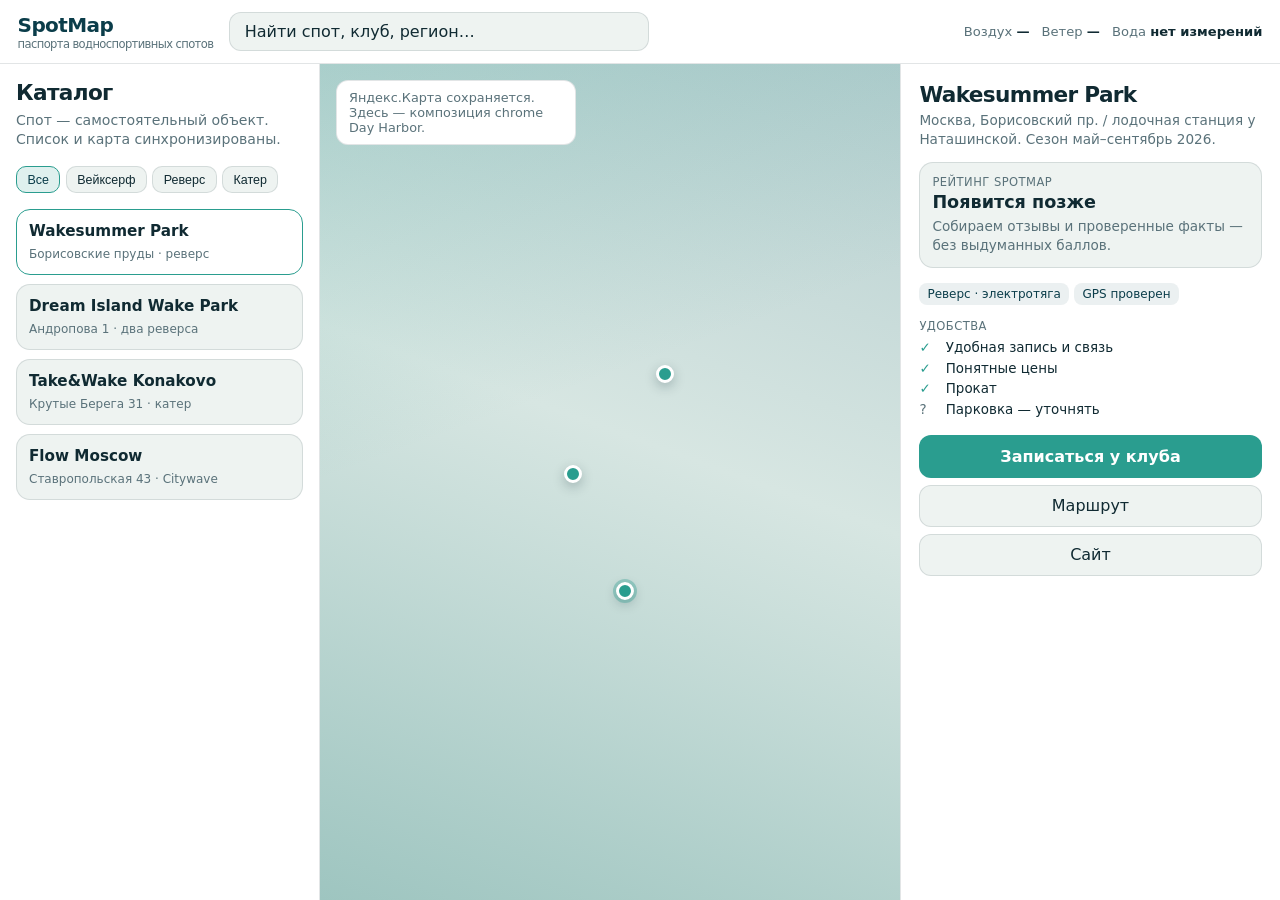
<file: services/api/app/static/prototypes/day-harbor.html>
<!DOCTYPE html>
<html lang="ru">
<head>
  <meta charset="utf-8" />
  <meta name="viewport" content="width=device-width, initial-scale=1" />
  <title>SpotMap — Day Harbor</title>
  <style>
    :root {
      --bg: #eef3f1;
      --surface: #ffffff;
      --ink: #102a32;
      --muted: #5a727a;
      --line: rgba(16, 42, 50, 0.12);
      --accent: #2a9d8f;
      --accent-2: #c45c26;
      --water: #0b3d4a;
      --font-d: "Segoe UI", system-ui, sans-serif;
      --font-b: "Segoe UI", system-ui, sans-serif;
    }
    * { box-sizing: border-box; }
    body { margin: 0; font-family: var(--font-b); color: var(--ink); background: var(--bg); }
    .shell {
      min-height: 100vh;
      display: grid;
      grid-template-columns: 320px 1fr 380px;
      grid-template-rows: 64px 1fr;
      grid-template-areas: "top top top" "cat map pass";
    }
    .top {
      grid-area: top;
      display: flex; align-items: center; gap: 1rem;
      padding: 0 1.1rem; background: var(--surface); border-bottom: 1px solid var(--line);
    }
    .brand { font-weight: 800; font-size: 1.25rem; letter-spacing: -0.03em; color: var(--water); }
    .brand span { display: block; font-size: 0.72rem; font-weight: 500; color: var(--muted); }
    .search {
      flex: 1; max-width: 420px; border: 1px solid var(--line); border-radius: 12px;
      padding: 0.55rem 0.9rem; background: var(--bg);
    }
    .weather {
      margin-left: auto; display: flex; gap: 0.75rem; font-size: 0.82rem; color: var(--muted);
    }
    .weather b { color: var(--ink); font-weight: 600; }
    .cat {
      grid-area: cat; background: var(--surface); border-right: 1px solid var(--line);
      padding: 1rem; overflow: auto;
    }
    .cat h1 { margin: 0 0 0.35rem; font-size: 1.35rem; letter-spacing: -0.03em; }
    .lede { margin: 0 0 1rem; color: var(--muted); font-size: 0.88rem; line-height: 1.4; }
    .disc { display: flex; flex-wrap: wrap; gap: 0.35rem; margin-bottom: 1rem; }
    .disc button {
      border: 1px solid var(--line); background: var(--bg); border-radius: 10px;
      padding: 0.35rem 0.65rem; font-size: 0.78rem; cursor: pointer; color: var(--ink);
    }
    .disc button.on { background: rgba(42,157,143,0.15); border-color: var(--accent); color: var(--water); }
    .item {
      border: 1px solid var(--line); border-radius: 14px; padding: 0.75rem; margin-bottom: 0.55rem;
      cursor: pointer; background: var(--bg);
    }
    .item:hover, .item.active { border-color: var(--accent); background: #fff; }
    .item strong { display: block; font-size: 0.95rem; margin-bottom: 0.2rem; }
    .item small { color: var(--muted); font-size: 0.75rem; }
    .map {
      grid-area: map; position: relative;
      background:
        linear-gradient(160deg, rgba(42,157,143,0.18), transparent 40%),
        linear-gradient(20deg, #9ec5c0, #d7e6e2 55%, #b7cfd0);
    }
    .map-label {
      position: absolute; left: 1rem; top: 1rem; background: var(--surface);
      border: 1px solid var(--line); border-radius: 12px; padding: 0.55rem 0.75rem;
      font-size: 0.8rem; color: var(--muted); max-width: 240px;
    }
    .pin {
      position: absolute; width: 18px; height: 18px; border-radius: 50%;
      background: var(--accent); border: 3px solid #fff;
      box-shadow: 0 4px 12px rgba(16,42,50,0.25);
    }
    .pin.a { left: 42%; top: 48%; }
    .pin.b { left: 58%; top: 36%; }
    .pin.c { left: 51%; top: 62%; outline: 3px solid rgba(42,157,143,0.35); }
    .pass {
      grid-area: pass; background: var(--surface); border-left: 1px solid var(--line);
      padding: 1.1rem 1.15rem 1.5rem; overflow: auto;
    }
    .pass h2 { margin: 0 0 0.25rem; font-size: 1.35rem; letter-spacing: -0.03em; }
    .meta { margin: 0 0 0.85rem; color: var(--muted); font-size: 0.85rem; line-height: 1.4; }
    .score {
      border: 1px solid var(--line); border-radius: 14px; padding: 0.75rem; margin-bottom: 0.9rem; background: var(--bg);
    }
    .score .k { font-size: 0.72rem; text-transform: uppercase; letter-spacing: 0.04em; color: var(--muted); }
    .score .v { font-size: 1.1rem; font-weight: 700; margin-top: 0.15rem; }
    .tags { display: flex; flex-wrap: wrap; gap: 0.35rem; margin-bottom: 0.9rem; }
    .tag {
      font-size: 0.75rem; border-radius: 8px; padding: 0.25rem 0.5rem;
      background: rgba(11,61,74,0.08); color: var(--water);
    }
    .ck { list-style: none; margin: 0; padding: 0; display: grid; gap: 0.35rem; }
    .ck li {
      display: grid; grid-template-columns: 1.2rem 1fr; gap: 0.45rem;
      font-size: 0.84rem; color: var(--ink);
    }
    .ck .y { color: var(--accent); font-weight: 700; }
    .ck .u { color: var(--muted); }
    .actions { display: grid; gap: 0.45rem; margin-top: 1.1rem; }
    .cta {
      display: block; text-align: center; text-decoration: none; border-radius: 12px;
      padding: 0.75rem 1rem; font-weight: 600; background: var(--accent); color: #fff;
    }
    .cta2 {
      display: block; text-align: center; text-decoration: none; border-radius: 12px;
      padding: 0.65rem 1rem; border: 1px solid var(--line); color: var(--ink); background: var(--bg);
    }
    .mobile-note {
      display: none; margin: 1rem; padding: 0.75rem; border-radius: 12px;
      background: #fff3e8; color: var(--accent-2); font-size: 0.85rem;
    }
    @media (max-width: 960px) {
      .shell { grid-template-columns: 1fr; grid-template-rows: 64px 1fr 42vh; grid-template-areas: "top" "map" "pass"; }
      .cat { display: none; }
      .pass { border-left: 0; border-top: 1px solid var(--line); border-radius: 18px 18px 0 0; }
      .mobile-note { display: block; }
    }
  </style>
</head>
<body>
  <div class="shell">
    <header class="top">
      <div class="brand">SpotMap<span>паспорта водноспортивных спотов</span></div>
      <div class="search">Найти спот, клуб, регион…</div>
      <div class="weather" title="Пока нет провайдера — честный пустой блок">
        <span>Воздух <b>—</b></span>
        <span>Ветер <b>—</b></span>
        <span>Вода <b>нет измерений</b></span>
      </div>
    </header>
    <aside class="cat">
      <h1>Каталог</h1>
      <p class="lede">Спот — самостоятельный объект. Список и карта синхронизированы.</p>
      <div class="disc">
        <button class="on" type="button">Все</button>
        <button type="button">Вейксерф</button>
        <button type="button">Реверс</button>
        <button type="button">Катер</button>
      </div>
      <div class="item active"><strong>Wakesummer Park</strong><small>Борисовские пруды · реверс</small></div>
      <div class="item"><strong>Dream Island Wake Park</strong><small>Андропова 1 · два реверса</small></div>
      <div class="item"><strong>Take&Wake Konakovo</strong><small>Крутые Берега 31 · катер</small></div>
      <div class="item"><strong>Flow Moscow</strong><small>Ставропольская 43 · Citywave</small></div>
    </aside>
    <main class="map" aria-label="Макет карты">
      <div class="map-label">Яндекс.Карта сохраняется. Здесь — композиция chrome Day Harbor.</div>
      <span class="pin a" title="пин"></span>
      <span class="pin b" title="пин"></span>
      <span class="pin c" title="активный"></span>
      <p class="mobile-note">На узком экране каталог сворачивается; паспорт — нижний sheet.</p>
    </main>
    <aside class="pass">
      <h2>Wakesummer Park</h2>
      <p class="meta">Москва, Борисовский пр. / лодочная станция у Наташинской. Сезон май–сентябрь 2026.</p>
      <div class="score">
        <div class="k">Рейтинг SpotMap</div>
        <div class="v">Появится позже</div>
        <p class="meta" style="margin:0.35rem 0 0">Собираем отзывы и проверенные факты — без выдуманных баллов.</p>
      </div>
      <div class="tags">
        <span class="tag">Реверс · электротяга</span>
        <span class="tag">GPS проверен</span>
      </div>
      <p class="k" style="font-size:0.72rem;text-transform:uppercase;letter-spacing:0.04em;color:var(--muted);margin:0 0 0.45rem">Удобства</p>
      <ul class="ck">
        <li><span class="y">✓</span> Удобная запись и связь</li>
        <li><span class="y">✓</span> Понятные цены</li>
        <li><span class="y">✓</span> Прокат</li>
        <li><span class="u">?</span> Парковка — уточнять</li>
      </ul>
      <div class="actions">
        <a class="cta" href="#">Записаться у клуба</a>
        <a class="cta2" href="#">Маршрут</a>
        <a class="cta2" href="#">Сайт</a>
      </div>
    </aside>
  </div>
</body>
</html>
</file>
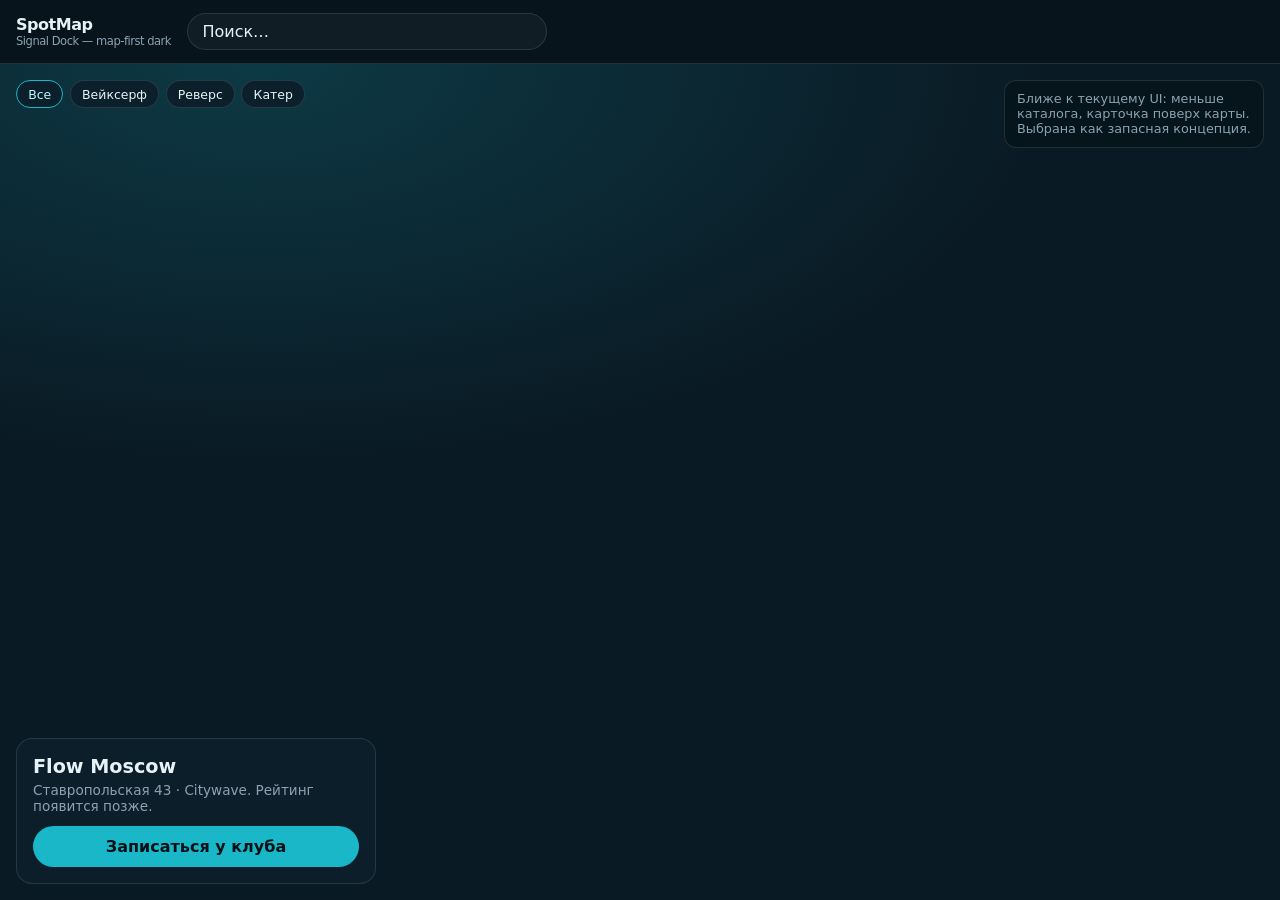
<file: services/api/app/static/prototypes/signal-dock.html>
<!DOCTYPE html>
<html lang="ru">
<head>
  <meta charset="utf-8" />
  <meta name="viewport" content="width=device-width, initial-scale=1" />
  <title>SpotMap — Signal Dock</title>
  <style>
    :root {
      --bg: #07141c; --panel: #0d1f2a; --ink: #e7f2f6; --muted: #8aa3b0;
      --line: rgba(231,242,246,0.12); --accent: #19b7c7; --warn: #f0b429;
    }
    * { box-sizing: border-box; }
    body { margin: 0; font-family: "Segoe UI", system-ui, sans-serif; color: var(--ink); background: var(--bg); }
    .shell { min-height: 100vh; display: grid; grid-template-rows: 64px 1fr; }
    .top {
      display: flex; align-items: center; gap: 1rem; padding: 0 1rem;
      border-bottom: 1px solid var(--line); background: rgba(7,20,28,0.9);
    }
    .brand { font-weight: 800; letter-spacing: -0.03em; }
    .brand span { display: block; font-size: 0.72rem; color: var(--muted); font-weight: 500; }
    .search { flex: 1; max-width: 360px; border-radius: 999px; border: 1px solid var(--line); padding: 0.5rem 0.9rem; background: rgba(255,255,255,0.04); }
    .wrap { position: relative; min-height: calc(100vh - 64px);
      background: radial-gradient(800px 400px at 20% 0%, rgba(25,183,199,0.2), transparent), #0a1a24;
    }
    .chips { position: absolute; left: 1rem; top: 1rem; display: flex; gap: 0.4rem; flex-wrap: wrap; max-width: 70%; }
    .chips span { background: rgba(13,31,42,0.92); border: 1px solid var(--line); border-radius: 999px; padding: 0.35rem 0.7rem; font-size: 0.78rem; }
    .chips .on { border-color: var(--accent); color: #b9f3f8; }
    .card {
      position: absolute; left: 1rem; bottom: 1rem; width: min(360px, calc(100% - 2rem));
      background: rgba(13,31,42,0.94); border: 1px solid var(--line); border-radius: 1rem; padding: 1rem;
    }
    .card h2 { margin: 0 0 0.3rem; font-size: 1.2rem; }
    .card p { margin: 0 0 0.7rem; color: var(--muted); font-size: 0.85rem; }
    .cta { display: block; text-align: center; background: var(--accent); color: #041018; font-weight: 700; text-decoration: none; border-radius: 999px; padding: 0.7rem; }
    .note { position: absolute; right: 1rem; top: 1rem; max-width: 260px; font-size: 0.8rem; color: var(--muted); background: rgba(7,20,28,0.85); border: 1px solid var(--line); border-radius: 12px; padding: 0.65rem 0.75rem; }
  </style>
</head>
<body>
  <div class="shell">
    <header class="top">
      <div class="brand">SpotMap<span>Signal Dock — map-first dark</span></div>
      <div class="search">Поиск…</div>
    </header>
    <div class="wrap">
      <div class="chips"><span class="on">Все</span><span>Вейксерф</span><span>Реверс</span><span>Катер</span></div>
      <div class="note">Ближе к текущему UI: меньше каталога, карточка поверх карты. Выбрана как запасная концепция.</div>
      <div class="card">
        <h2>Flow Moscow</h2>
        <p>Ставропольская 43 · Citywave. Рейтинг появится позже.</p>
        <a class="cta" href="#">Записаться у клуба</a>
      </div>
    </div>
  </div>
</body>
</html>
</file>
